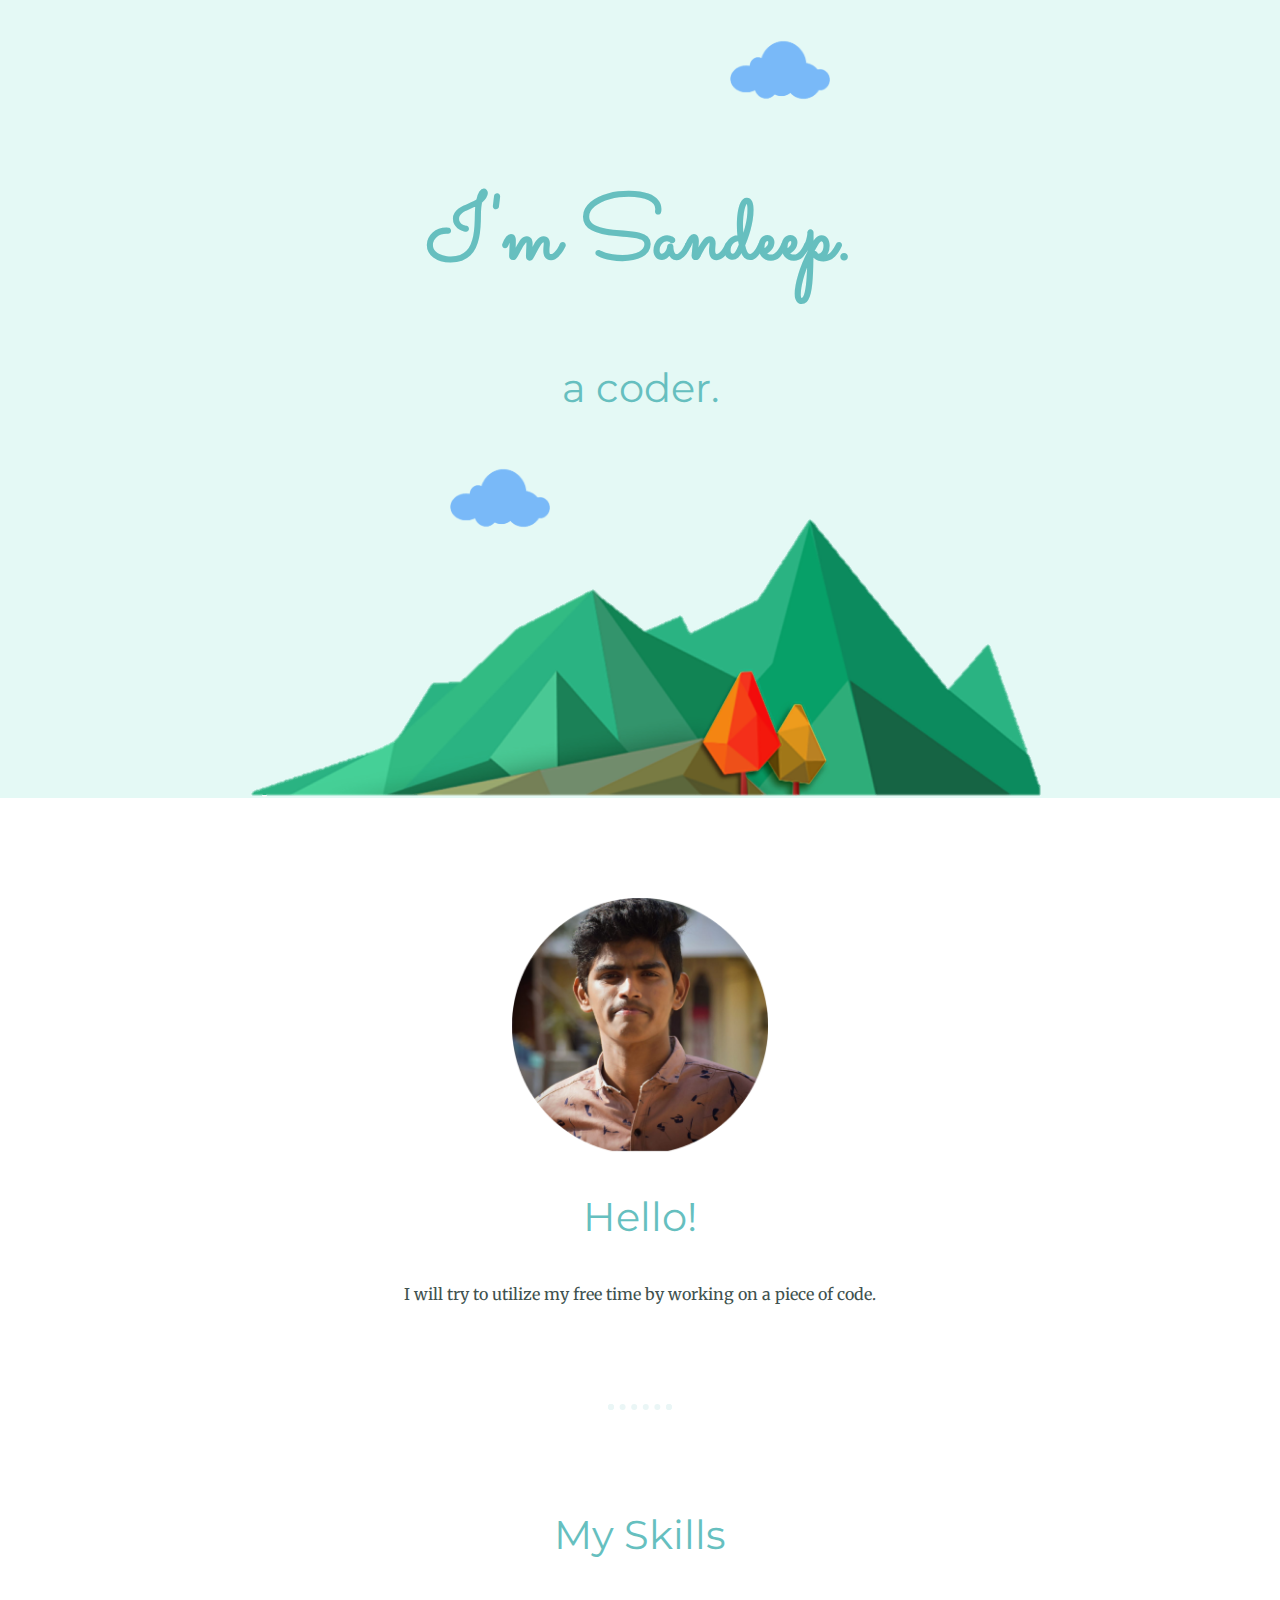
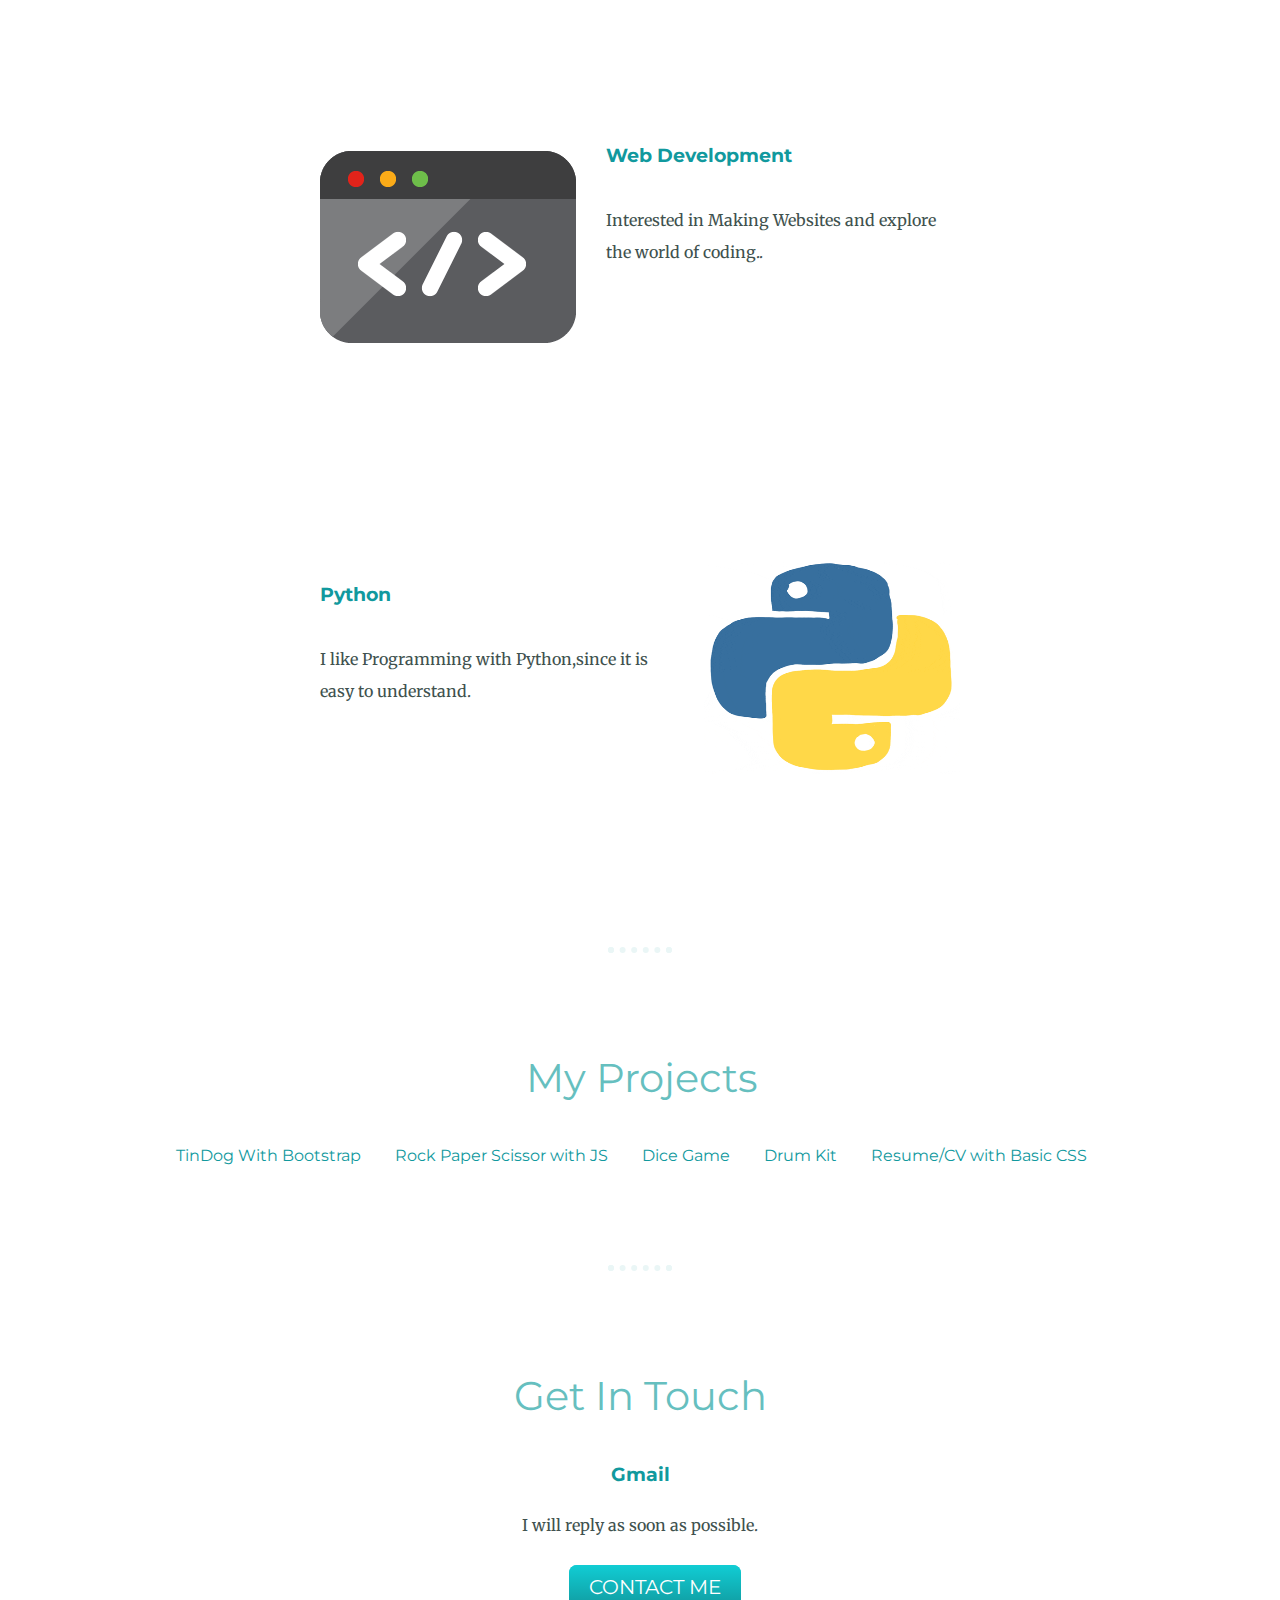
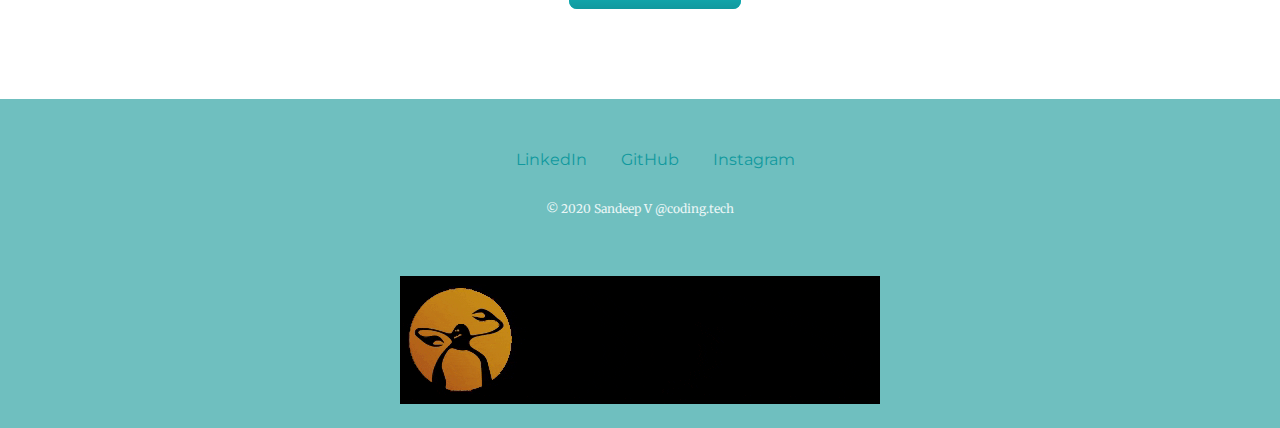
<file: index.html>
<!DOCTYPE html>
<html lang="en">

<head>
    <meta charset="UTF-8">
    <meta name="viewport" content="width=device-width, initial-scale=1.0">
    <title>Sandeep's Personal Site</title>
    <link rel="stylesheet" href="css/styles.css">
    <link rel="icon" href="favicon.ico" />
    <link
        href="https://fonts.googleapis.com/css2?family=Merriweather:wght@900&display=swap&family=Montserrat:wght@500&family=Sacramento&display=swap"
        rel="stylesheet">
</head>

<body>
    <div class="top-container">
        <img class="top-cloud" src="images/cloud1.png" alt="cloud-png" width="100px" height="100px">
        <h1>I'm Sandeep.</h1>
        <h2>a coder.</h2>
        <img class="bottom-cloud" src="images/cloud1.png" alt="cloud-png" width="100px" height="100px">
        <img class="mountain-png" src="images/Mountain1.png" alt="mountain-png">
    </div>
    <div class="middle-container">
        <div class="profile">
            <img src="images/sandeep.png" alt="profile-img" width="256px" height="256px">
            <h2>Hello!</h2>
            <p>I will try to utilize my free time by working on a piece of code.</p>
        </div>
        <hr>
        <div class="skills">
            <h2>My Skills</h2>
            <div class="skill-row">
                <img class="web-img" src="images/web.gif" alt="keep-coding">
                <h3>Web Development</h3>
                <p>Interested in Making Websites and explore the world of coding..</p>
            </div>
            <div class="skill-row">
                <img class="pyt-img" src="images/pyt.gif" alt="pyt-image" width="256px" height="216px">
                <h3>Python</h3>
                <p>I like Programming with Python,since it is easy to understand.</p>
            </div>
            <hr>
            <h2 id="my_project">My Projects</h2>
            <a class="projects" href="index2.html" target="_blank">TinDog With Bootstrap</a>
            <a class="projects" href="Rock Paper Scissor.html" target="_blank">Rock Paper Scissor with JS</a>
            <a class="projects" href="dicee.html" target="_blank">Dice Game</a>
            <a class="projects" href="index-Drum.html" target="_blank">Drum Kit</a>
            <a class="projects" href="index1.html" target="_blank">Resume/CV with Basic CSS</a>
        </div>
        <hr>
        <div class="contact-me">
            <h2>Get In Touch</h2>
            <h3>Gmail</h3>
            <p>I will reply as soon as possible.</p>
            <a class="btn" href="mailto:valpasanisandeep@gmail.com">CONTACT ME</a>
        </div>
    </div>


    <div class="bottom-container">
        <a class="footer-link" href="https://www.linkedin.com/in/sandeep-v-4b01551a4/" target="_blank">LinkedIn</a>
        <a class="footer-link" href="https://github.com/sandeep-v1404" target="_blank">GitHub</a>
        <a class="footer-link" href="https://www.instagram.com/sandeep._.144/" target="_blank">Instagram</a>

        <p class="copyright">© 2020 Sandeep V @coding.tech</p>
        <img src="images/code.gif" alt="code-keep">
    </div>

</body>

</html>
</file>
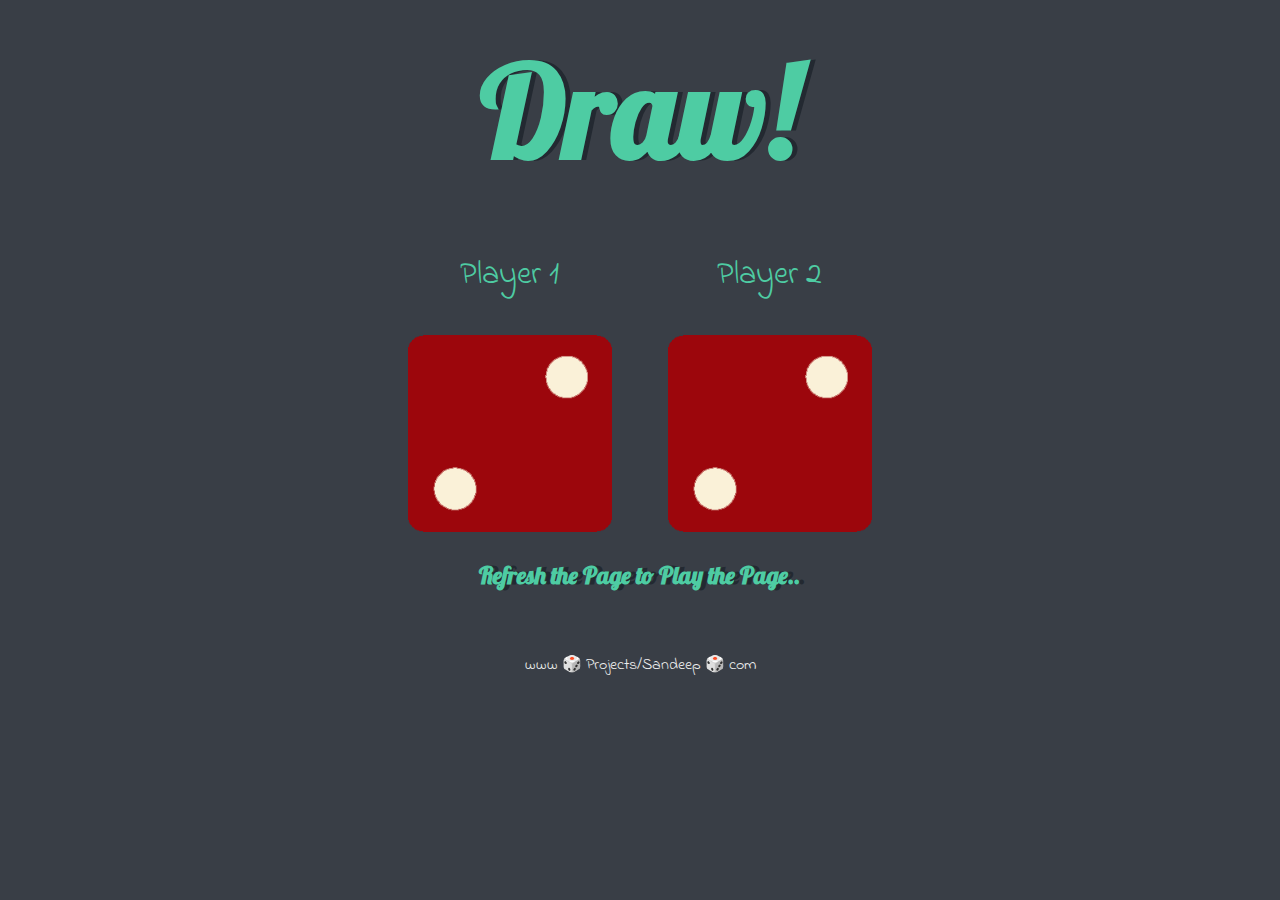
<file: dicee.html>
<!DOCTYPE html>
<html lang="en" dir="ltr">

<head>
  <meta charset="utf-8">
  <title>Dicee</title>
  <link rel="stylesheet" href="css/styles-dice.css">
  <link href="https://fonts.googleapis.com/css?family=Indie+Flower|Lobster" rel="stylesheet">

</head>

<body>

  <div class="container">
    <h1>Refresh Me</h1>
    <div class="dice">
      <p>Player 1</p>
      <img class="img1" src="images/dice6.png">
    </div>

    <div class="dice">
      <p>Player 2</p>
      <img class="img2" src="images/dice6.png">
    </div>

  </div>
  <div class="container">
    <h2>Refresh the Page to Play the Page..</h2>
  </div>

</body>

<footer>
  www 🎲 Projects/Sandeep 🎲 com
  <script src="index-dice.js"></script>
</footer>

</html>
</file>
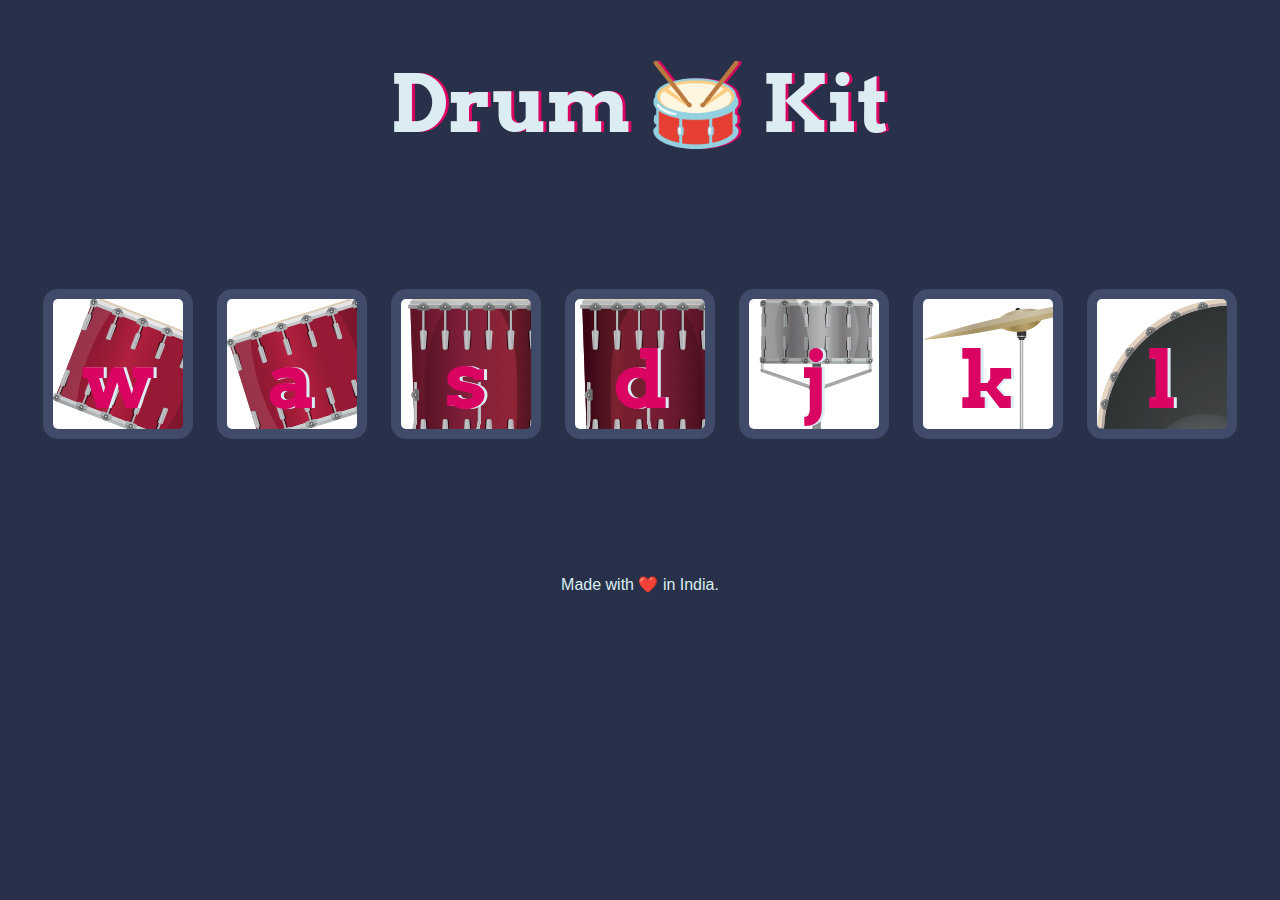
<file: index-Drum.html>
<!DOCTYPE html>
<html lang="en" dir="ltr">

<head>
  <meta charset="utf-8">
  <title>Drum Kit</title>
  <link rel="stylesheet" href="css/styles-drum.css">
  <link href="https://fonts.googleapis.com/css?family=Arvo" rel="stylesheet">
  <link rel="icon" href="favicon.ico" />
</head>

<body>
  <h1 id="title">Drum 🥁 Kit</h1>
  <div class="set">
    <button class="w drum">w</button>
    <button class="a drum">a</button>
    <button class="s drum">s</button>
    <button class="d drum">d</button>
    <button class="j drum">j</button>
    <button class="k drum">k</button>
    <button class="l drum">l</button>
  </div>
  <script src="index-drum.js" charset="utf-8"></script>
</body>

<footer>
  Made with ❤️ in India.
</footer>

</html>
</file>
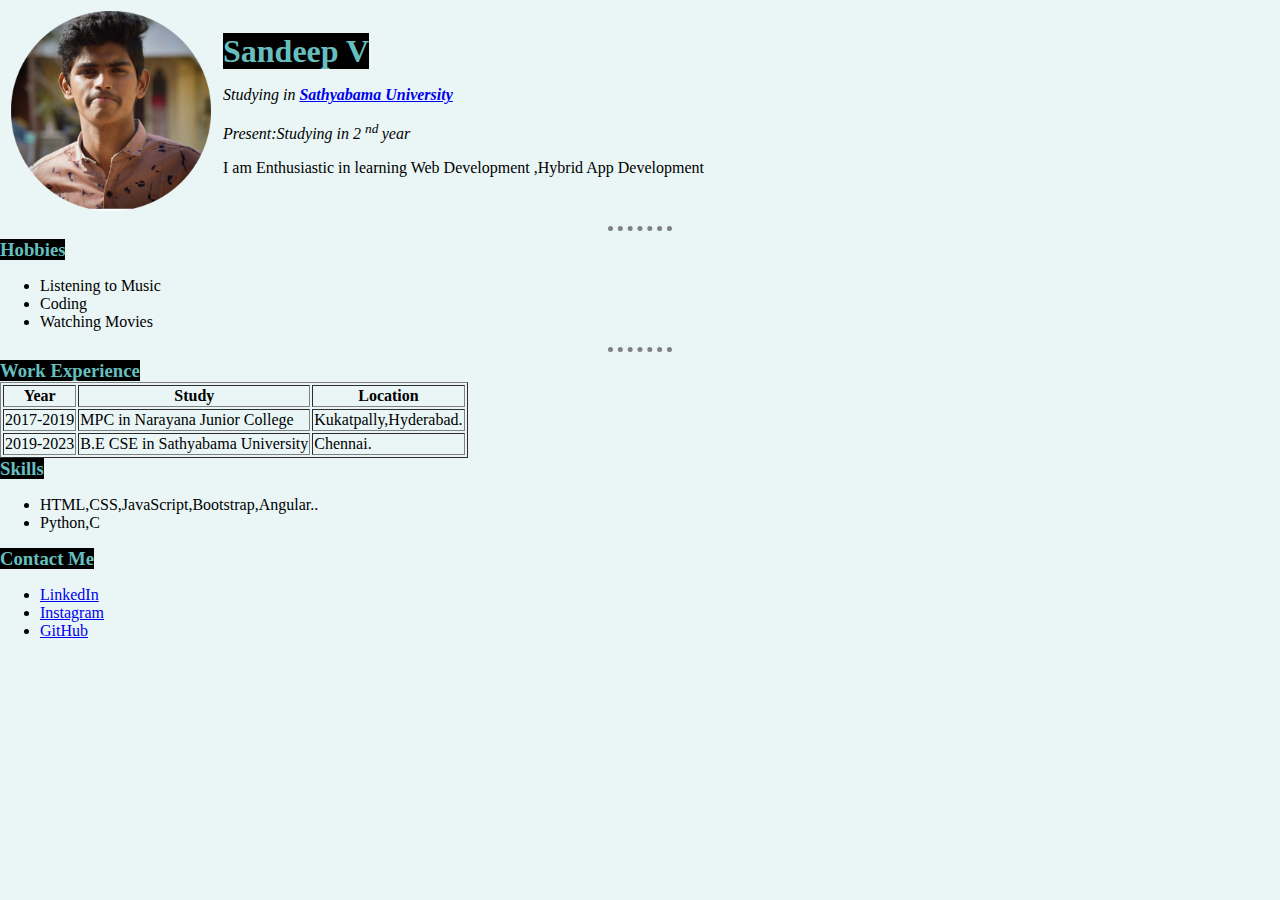
<file: index1.html>
<!DOCTYPE html>
<html lang="en">

<head>
    <meta charset="UTF-8">
    <meta name="viewport" content="width=device-width, initial-scale=1.0">
    <title>Sandeep's Personal Site</title>
    <link href="css/styles1.css" rel="stylesheet">
    <link rel="icon" href="favicon.ico" />
</head>

<body>
    <table cellspacing="10">
        <tr>
            <td><img src="images/sandeep.png" width="200" height="200" alt="image"></td>
            <td>
                <h1>Sandeep V</h1>
                <p><em>Studying in <strong><a href="http://www.sathyabama.ac.in/">Sathyabama
                                University</a></strong></em></p>
                <p><em>Present:Studying in 2 <sup>nd </sup> year</em></p>
                <p>I am Enthusiastic in learning Web Development ,Hybrid App Development</p>
            </td>
        </tr>
    </table>
    <hr>
    <h3>Hobbies</h3>
    <ul>
        <li>Listening to Music</li>
        <li>Coding</li>
        <li>Watching Movies</li>
    </ul>
    <hr>
    <h3>Work Experience</h3>
    <table border="1px">
        <tr>
            <th>Year</th>
            <th>Study</th>
            <th>Location</th>
        </tr>
        <tr>
            <td>2017-2019</td>
            <td>MPC in Narayana Junior College</td>
            <td>Kukatpally,Hyderabad.</td>

        </tr>
        <tr>
            <td>2019-2023</td>
            <td>B.E CSE in Sathyabama University</td>
            <td>Chennai.</td>
        </tr>
    </table>
    <h3>Skills</h3>
    <ul>
        <li>HTML,CSS,JavaScript,Bootstrap,Angular..</li>
        <li>Python,C</li>

    </ul>
    <h3>Contact Me</h3>
    <ul>
        <li> <a href="https://www.linkedin.com/in/sandeep-v-4b01551a4/">LinkedIn</a></li>
        <li><a href="https://www.instagram.com/sandeep._.144/">Instagram</a></li>
        <li><a href="https://github.com/sandeep-v1404">GitHub</a></li>
    </ul>
</body>

</html>
</file>
<file: css/styles.css>
body{
    color: #40514e;
    margin: 0;
    text-align: center;
    font-family: 'Merriweather', serif;
}
h1{
    color: #66bfbf;
    margin: 50px auto 0px auto;
    font-family: 'Sacramento',cursive;
    font-size: 5.625rem;
    line-height: 2;
}
h2{
    color: #66bfbf;
    font-family: 'Montserrat',sans-serif;
    font-size: 2.5rem;
    font-weight: normal;
    padding-bottom: 10px;
}
h3{
    color:#11999e;
    font-family: 'Montserrat',sans-serif;
    padding-bottom: 10px;
}
hr{
    border: dotted #eaf6f6 6px;
    border-bottom: none;
    width: 4%;
    margin: 100px auto;
}
p{
    margin-bottom: 40px;
}
.top-container{
    position: relative;
    background-color: #E4F9f5;
    padding-top: 100px ;
}
.middle-container{
    margin: 100px 0;
}
.bottom-container{
   padding: 50px 0 20px;
    background-color: #6fbfbf;
}

.top-cloud{
    position: absolute;
    top:20px;
    right: 450px;

}
.bottom-cloud{
    position: absolute;
    left: 450px;
    bottom: 250px;
}
.mountain-png{
    position: relative;
    bottom:-22px;
}
.skill-row{
    width: 50%;
    margin: 50px auto;
    padding: 100px;
    text-align: left;
    line-height: 2;
}
.web-img{
    float: left;
    margin-right: 30px;
}
.pyt-img{
    
    float: right;
    margin-left: 30px;
}
.btn {
  
  background: #11cdd4;
  background-image: -webkit-linear-gradient(top, #11cdd4, #11999e);
  background-image: -moz-linear-gradient(top, #11cdd4, #11999e);
  background-image: -ms-linear-gradient(top, #11cdd4, #11999e);
  background-image: -o-linear-gradient(top, #11cdd4, #11999e);
  background-image: linear-gradient(to bottom, #11cdd4, #11999e);
  -webkit-border-radius: 8;
  -moz-border-radius: 8;
  border-radius: 8px;
  font-family: 'Montserrat',sans-serif;
  color: #ffffff;
  font-size: 20px;
  padding: 10px 20px 10px 20px;
  text-decoration: none;
}

.btn:hover {
  background: #30e3cb;
  background-image: -webkit-linear-gradient(top, #30e3cb, #2bc4ad);
  background-image: -moz-linear-gradient(top, #30e3cb, #2bc4ad);
  background-image: -ms-linear-gradient(top, #30e3cb, #2bc4ad);
  background-image: -o-linear-gradient(top, #30e3cb, #2bc4ad);
  background-image: linear-gradient(to bottom, #30e3cb, #2bc4ad);
  text-decoration: none;
}
a{
   color:#11999e;
   text-decoration: none;
   margin-left: 30px;
   font-family: 'Montserrat',sans-serif;
}
a:hover{
    color:#eaf6f6;
}
.copyright{
    color:#eaf6f6;
    font-size: 0.75rem;
    padding: 20px 0;
}
#my_project{
    position: relative;
    left:2px;
}
.projects{
    position: relative;
    right:1.5rem;
}
</file>
<file: css/styles-dice.css>
.container {
  width: 70%;
  margin: auto;
  text-align: center;
}

.dice {
  text-align: center;
  display: inline-block;

}

body {
  background-color: #393E46;
}

h1 {
  margin: 30px;
  font-family: 'Lobster', cursive;
  text-shadow: 5px 0 #232931;
  font-size: 8rem;
  color: #4ECCA3;
}
h2{
  text-shadow: 5px 0 #232931;
  font-family: 'Lobster', cursive;
  color: #4ECCA3;
}
p {
  font-size: 2rem;
  color: #4ECCA3;
  font-family: 'Indie Flower', cursive;
}

img {
  width: 80%;
}

footer {
  margin-top: 5%;
  color: #EEEEEE;
  text-align: center;
  font-family: 'Indie Flower', cursive;

}
</file>
<file: css/styles-drum.css>
body {
  text-align: center;
  background-color: #283149;
}

h1 {
  font-size: 5rem;
  color: #DBEDF3;
  font-family: "Arvo", cursive;
  text-shadow: 3px 0 #DA0463;

}

footer {
  color: #DBEDF3;
  font-family: sans-serif;
}
.w {
  background: url("/images/tom1.png");
}

.a {
  background: url("/images/tom2.png");
}

.s {
  background: url("/images/tom3.png");
}

.d {
  background: url("/images/tom4.png");
}

.j {
  background: url("/images/snare.png");
}

.k {
  background: url("/images/crash.png");
}

.l {
  background: url("/images/kick.png");
}

.set {
  margin: 10% auto;
}

.game-over {
  background-color: red;
  opacity: 0.8;
}

.pressed {
  box-shadow: 0 3px 4px 0 #DBEDF3;
  opacity: 0.5;
}

.red {
  color: red;
}

.drum {
  outline: none;
  border: 10px solid #404B69;
  font-size: 5rem;
  font-family: 'Arvo', cursive;
  line-height: 2;
  font-weight: 900;
  color: #DA0463;
  text-shadow: 3px 0 #DBEDF3;
  border-radius: 15px;
  display: inline-block;
  width: 150px;
  height: 150px;
  text-align: center;
  margin: 10px;
  background-color: white;
}
.drum:hover{
    cursor: pointer;
}
</file>
<file: css/styles1.css>
body{
    margin: 0;
    background-color: #EAF6F6;
}
hr{
    margin-top: 0;
    border-style: none;
    border-top-style: dotted;
    border-color: gray;
    border-width: 5px;
    width: 5%;
}
h1,h3{
    display: inline;
    background-color: black;
    color: #66BFBF;
}
</file>
